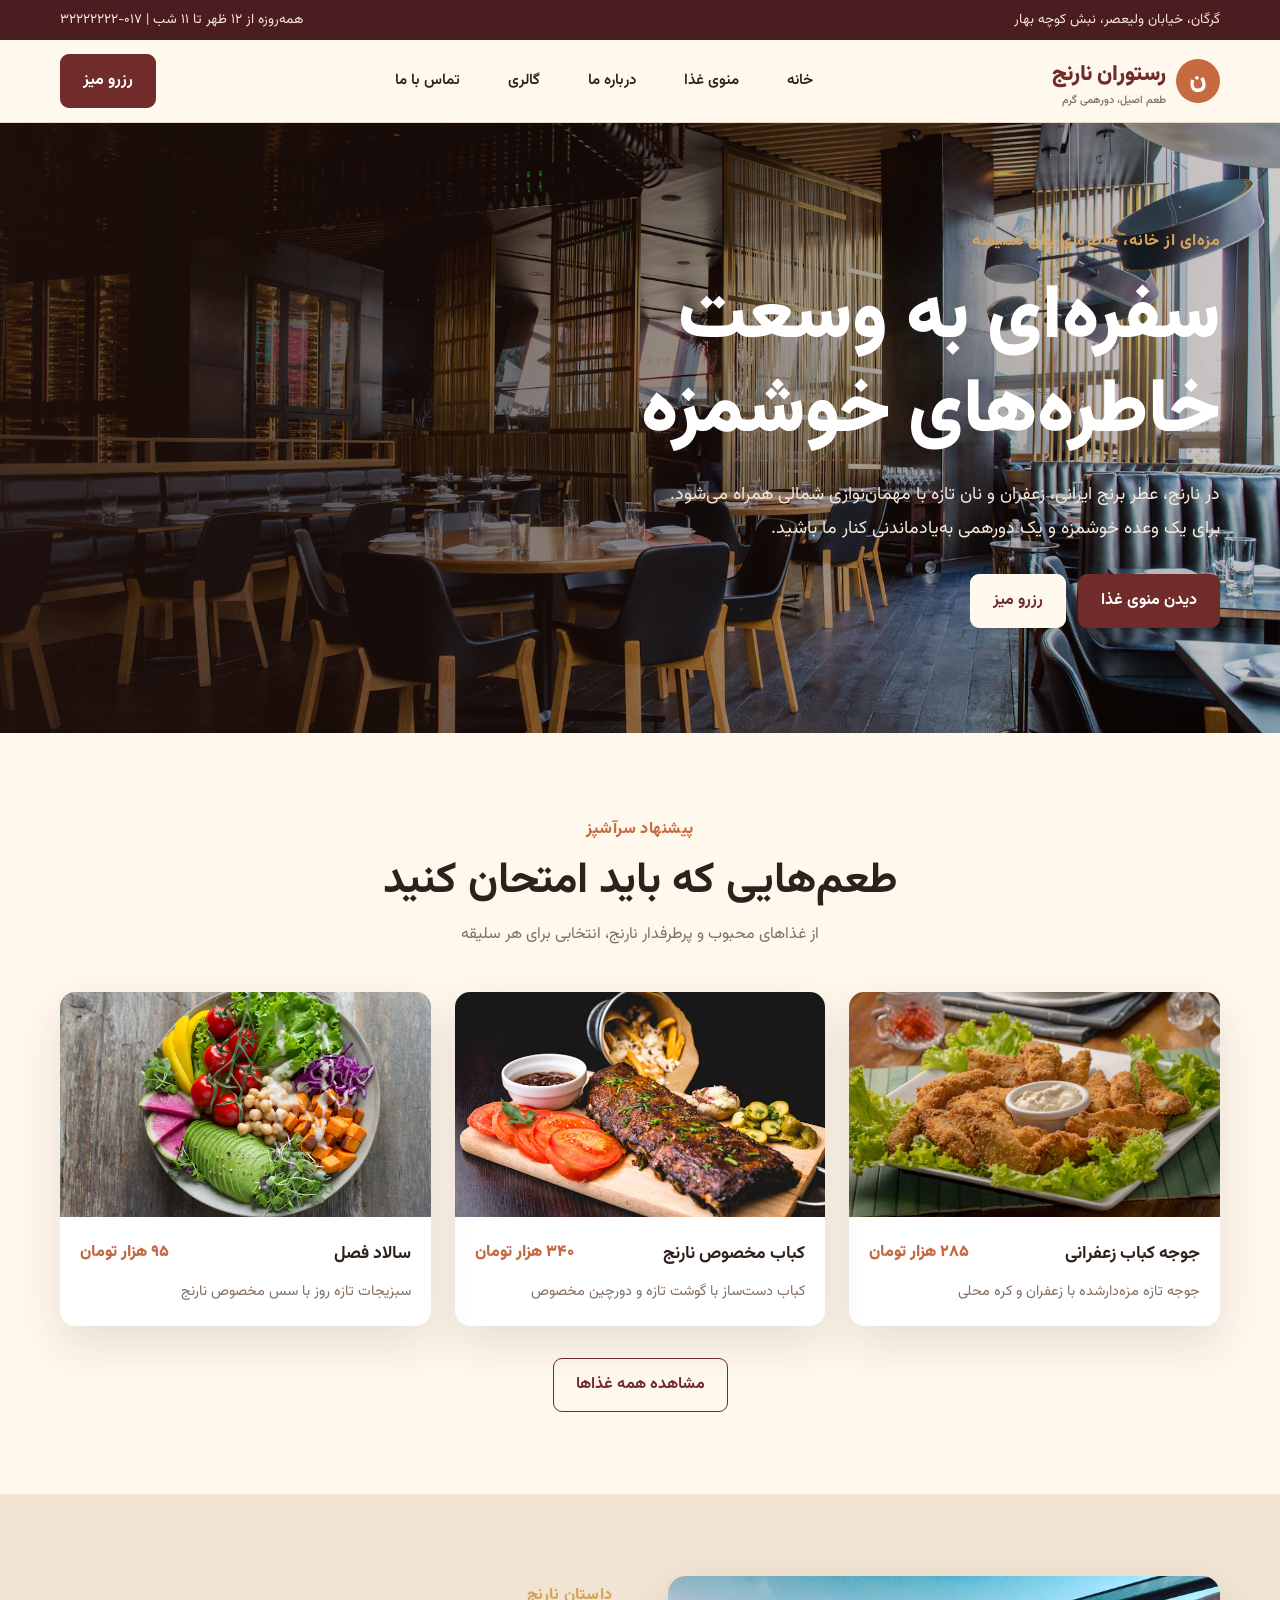
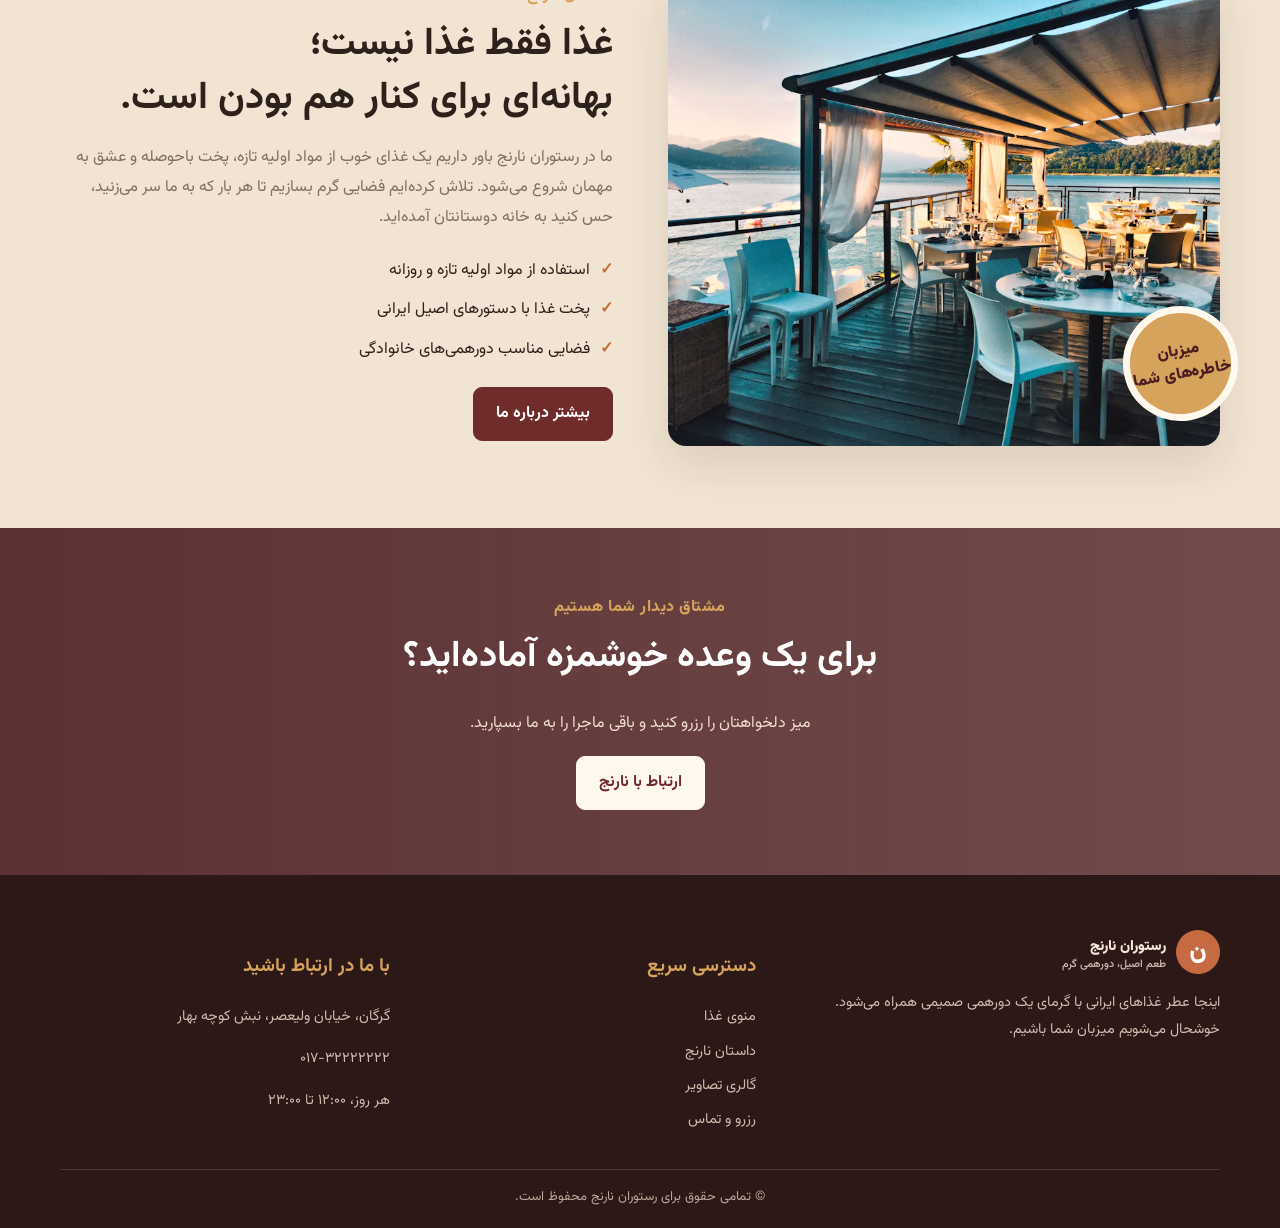
<file: index.html>
<!DOCTYPE html>
<html lang="fa" dir="rtl">

<head>
    <meta charset="UTF-8">
    <meta name="viewport" content="width=device-width, initial-scale=1.0">
    <meta name="description" content="رستوران نارنج؛ تجربه‌ای خوش‌طعم از غذاهای ایرانی">
    <title>خانه | رستوران نارنج</title>
    <link rel="stylesheet" href="style.css">
</head>

<body>
    <div class="topline">
        <div class="container">
            <span> گرگان، خیابان ولیعصر، نبش کوچه بهار</span>
            <span>همه‌روزه از ۱۲ ظهر تا ۱۱ شب |
                ۰۱۷-۳۲۲۲۲۲۲۲</span>
            </div>
    </div>
    <header>
        <div class="container nav">
            <a class="brand" href="index.html"><span class="brand-mark">ن</span><span>رستوران نارنج<small>طعم اصیل،
                        دورهمی گرم</small></span></a>
            <details class="mobile-menu">
                <summary>☰</summary>
                <nav class="nav-links">
                    <a href="index.html">خانه</a><a href="menu.html">منوی غذا</a><a href="about.html">درباره ما</a><a
                        href="gallery.html">گالری</a><a href="contact.html">تماس با ما</a>
                </nav>
            </details>
            <nav class="nav-links desktop-links"><a href="index.html">خانه</a><a href="menu.html">منوی غذا</a><a
                    href="about.html">درباره ما</a><a href="gallery.html">گالری</a><a href="contact.html">تماس با ما</a>
            </nav>
            <a class="nav-cta" href="contact.html">رزرو میز </a>
        </div>
    </header>

    <main>
        <section class="hero">
            <div class="container">
                <div class="hero-content"><span class="eyebrow">مزه‌ای از خانه، خاطره‌ای برای همیشه</span>
                    <h1>سفره‌ای به وسعت<br>خاطره‌های خوشمزه</h1>
                    <p>در نارنج، عطر برنج ایرانی، زعفران و نان تازه با مهمان‌نوازی شمالی همراه می‌شود. برای یک وعده
                        خوشمزه و یک دورهمی به‌یادماندنی کنار ما باشید.</p>
                    <div class="hero-actions"><a class="btn" href="menu.html">دیدن منوی غذا</a><a class="btn light"
                            href="contact.html">رزرو میز</a></div>
                </div>
            </div>
        </section>
        <section class="section">
            <div class="container">
                <div class="section-head"><span class="eyebrow">پیشنهاد سرآشپز</span>
                    <h2>طعم‌هایی که باید امتحان کنید</h2>
                    <p>از غذاهای محبوب و پرطرفدار نارنج، انتخابی برای هر سلیقه</p>
                </div>
                <div class="grid food-grid">
                    <article class="food-card"><img
                            src="2.jpg"
                            alt="جوجه کباب">
                        <div class="body">
                            <div class="food-title">
                                <h3>جوجه کباب زعفرانی</h3><span class="price">۲۸۵ هزار تومان</span>
                            </div>
                            <p>جوجه تازه مزه‌دارشده با زعفران و کره محلی</p>
                        </div>
                    </article>
                    <article class="food-card"><img
                            src="3.jpg"
                            alt="کباب">
                        <div class="body">
                            <div class="food-title">
                                <h3>کباب مخصوص نارنج</h3><span class="price">۳۴۰ هزار تومان</span>
                            </div>
                            <p>کباب دست‌ساز با گوشت تازه و دورچین مخصوص</p>
                        </div>
                    </article>
                    <article class="food-card"><img
                            src="4.jpg"
                            alt="سالاد">
                        <div class="body">
                            <div class="food-title">
                                <h3>سالاد فصل</h3><span class="price">۹۵ هزار تومان</span>
                            </div>
                            <p>سبزیجات تازه روز با سس مخصوص نارنج</p>
                        </div>
                    </article>
                </div>
                <div style="text-align:center;margin-top:32px"><a class="btn outline" href="menu.html">مشاهده همه
                        غذاها</a></div>
            </div>
        </section>
        <section class="section soft">
            <div class="container split">
                <div class="split-img"><img
                        src="5.jpg"
                        alt="فضای گرم رستوران">
                    <div class="stamp">میزبان<br>خاطره‌های شما</div>
                </div>
                <div class="split-copy"><span class="eyebrow">داستان نارنج</span>
                    <h2>غذا فقط غذا نیست؛<br>بهانه‌ای برای کنار هم بودن است.</h2>
                    <p>ما در رستوران نارنج باور داریم یک غذای خوب از مواد اولیه تازه، پخت باحوصله و عشق به مهمان شروع
                        می‌شود. تلاش کرده‌ایم فضایی گرم بسازیم تا هر بار که به ما سر می‌زنید، حس کنید به خانه دوستانتان
                        آمده‌اید.</p>
                    <ul class="ticks">
                        <li>استفاده از مواد اولیه تازه و روزانه</li>
                        <li>پخت غذا با دستورهای اصیل ایرانی</li>
                        <li>فضایی مناسب دورهمی‌های خانوادگی</li>
                    </ul><a class="btn" href="about.html">بیشتر درباره ما</a>
                </div>
            </div>
        </section>
        <section class="banner">
            <div class="container"><span class="eyebrow">مشتاق دیدار شما هستیم</span>
                <h2>برای یک وعده خوشمزه آماده‌اید؟</h2>
                <p>میز دلخواهتان را رزرو کنید و باقی ماجرا را به ما بسپارید.</p><a class="btn light"
                    href="contact.html">ارتباط با نارنج</a>
            </div>
        </section>
    </main>

    <footer>
        <div class="container">
            <div class="footer-grid">
                <div><a class="brand" href="index.html"><span class="brand-mark">ن</span><span
                            style="color:#f5e6d7">رستوران نارنج<small style="color:#d0bcae">طعم اصیل، دورهمی
                                گرم</small></span></a>
                    <p>اینجا عطر غذاهای ایرانی با گرمای یک دورهمی صمیمی همراه می‌شود. خوشحال می‌شویم میزبان شما باشیم.
                    </p>
                </div>
                <div>
                    <h3>دسترسی سریع</h3>
                    <div class="footer-links"><a href="menu.html">منوی غذا</a><a href="about.html">داستان نارنج</a><a
                            href="gallery.html">گالری تصاویر</a><a href="contact.html">رزرو و تماس</a></div>
                </div>
                <div>
                    <h3>با ما در ارتباط باشید</h3>
                    <p>گرگان، خیابان ولیعصر، نبش کوچه بهار</p>
                    <p>۰۱۷-۳۲۲۲۲۲۲۲</p>
                    <p>هر روز، ۱۲:۰۰ تا ۲۳:۰۰</p>
                </div>
            </div>
            <div class="copyright">© تمامی حقوق برای رستوران نارنج محفوظ است.</div>
        </div>
    </footer>
</body>

</html>
</file>
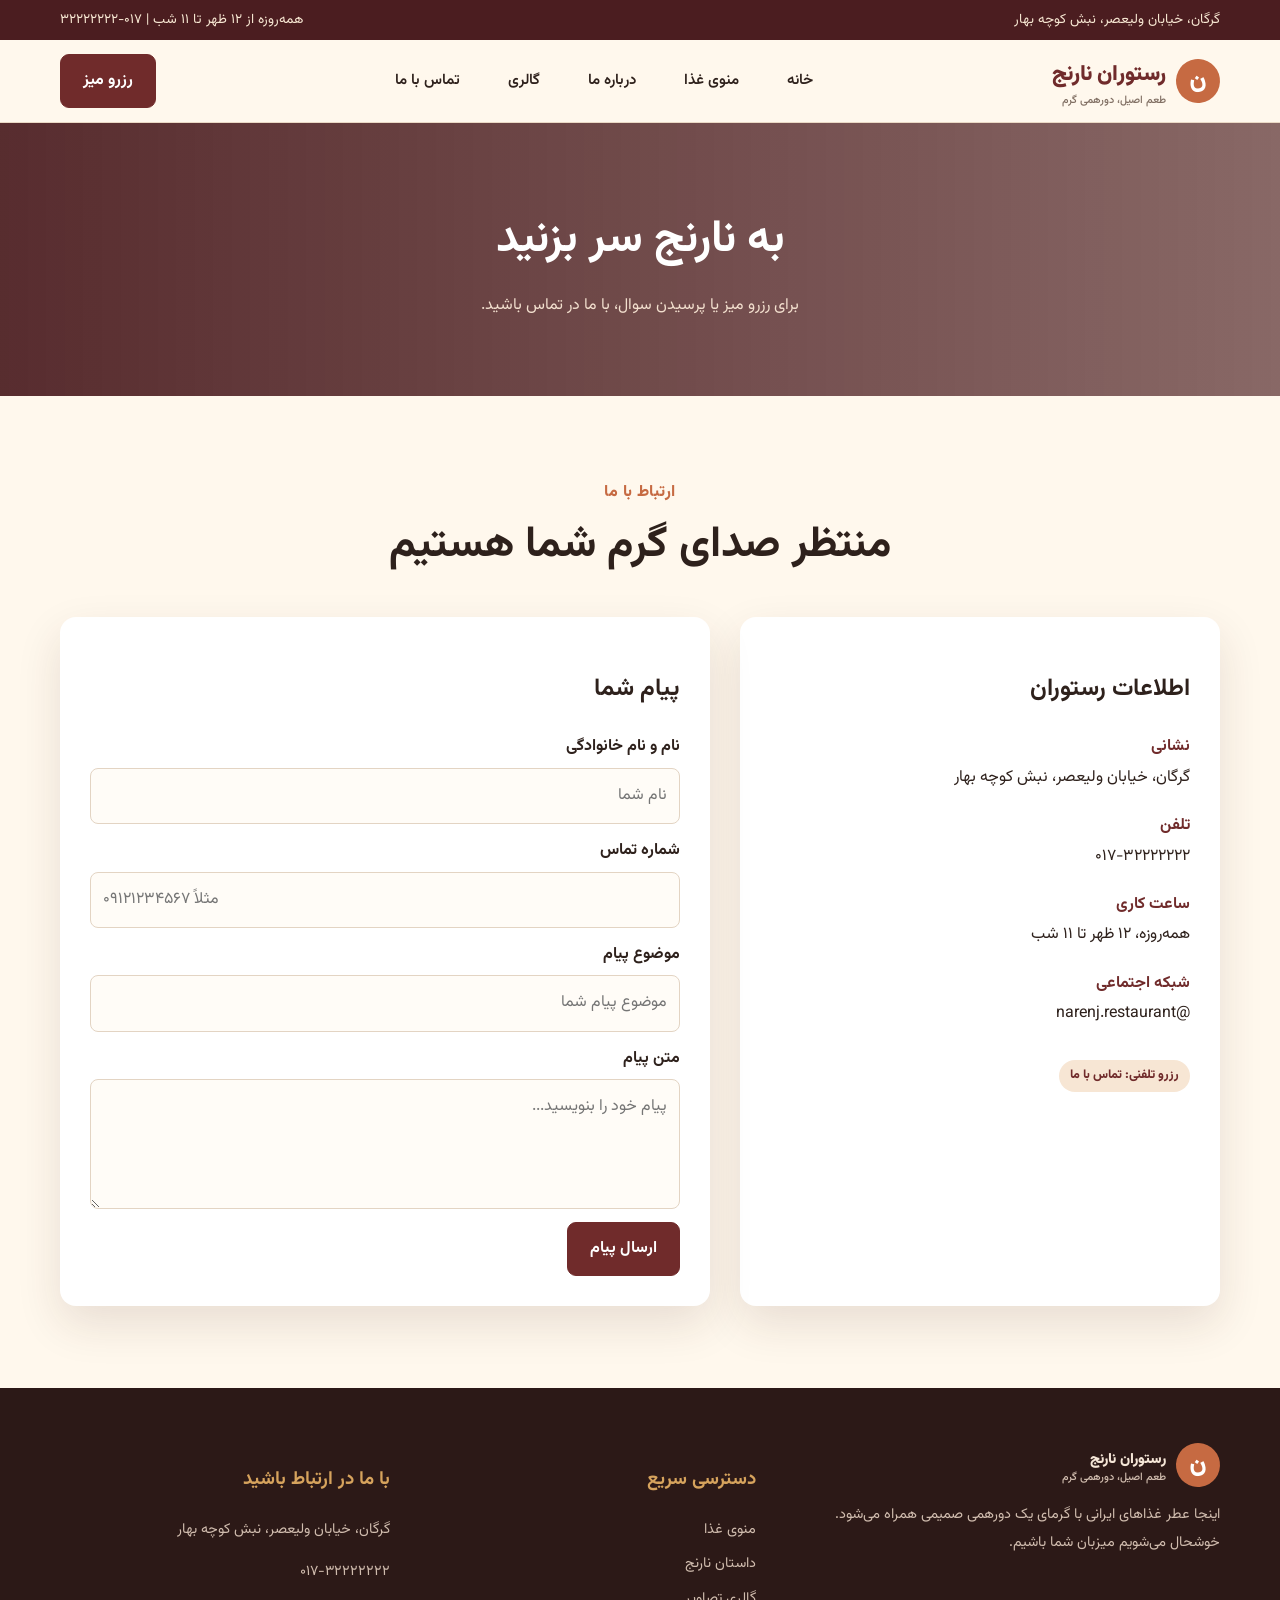
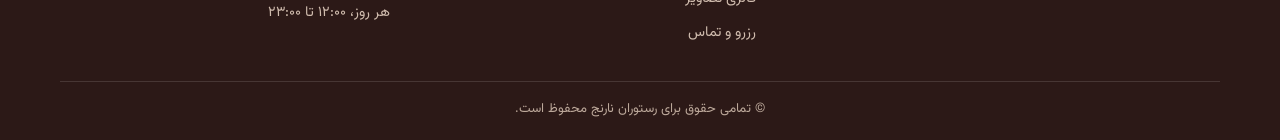
<file: contact.html>
<!DOCTYPE html>
<html lang="fa" dir="rtl">

<head>
    <meta charset="UTF-8">
    <meta name="viewport" content="width=device-width, initial-scale=1.0">
    <meta name="description" content="رستوران نارنج؛ تجربه‌ای خوش‌طعم از غذاهای ایرانی">
    <title>تماس با ما | رستوران نارنج</title>
    <link rel="stylesheet" href="style.css">
</head>

<body>
    <div class="topline">
        <div class="container"><span> گرگان، خیابان ولیعصر، نبش کوچه بهار</span><span>همه‌روزه از ۱۲ ظهر تا ۱۱ شب |
                ۰۱۷-۳۲۲۲۲۲۲۲</span></div>
    </div>
    <header>
        <div class="container nav">
            <a class="brand" href="index.html"><span class="brand-mark">ن</span><span>رستوران نارنج<small>طعم اصیل،
                        دورهمی گرم</small></span></a>
            <details class="mobile-menu">
                <summary>☰</summary>
                <nav class="nav-links">
                    <a href="index.html">خانه</a><a href="menu.html">منوی غذا</a><a href="about.html">درباره ما</a><a
                        href="gallery.html">گالری</a><a href="contact.html">تماس با ما</a>
                </nav>
            </details>
            <nav class="nav-links desktop-links"><a href="index.html">خانه</a><a href="menu.html">منوی غذا</a><a
                    href="about.html">درباره ما</a><a href="gallery.html">گالری</a><a href="contact.html">تماس با ما</a>
            </nav>
            <a class="nav-cta" href="contact.html">رزرو میز </a>
        </div>
    </header>

    <main>
        <section class="page-hero">
            <div class="container">
                <h1>به نارنج سر بزنید</h1>
                <p>برای رزرو میز یا پرسیدن سوال، با ما در تماس باشید.</p>
            </div>
        </section>
        <section class="section">
            <div class="container">
                <div class="section-head"><span class="eyebrow">ارتباط با ما</span>
                    <h2>منتظر صدای گرم شما هستیم</h2>
                </div>
                <div class="contact-grid">
                    <div class="info-panel">
                        <h2>اطلاعات رستوران</h2>
                        <div class="info-row"><strong> نشانی</strong><span>گرگان، خیابان ولیعصر، نبش کوچه بهار</span>
                        </div>
                        <div class="info-row"><strong> تلفن</strong><span>۰۱۷-۳۲۲۲۲۲۲۲</span></div>
                        <div class="info-row"><strong> ساعت کاری</strong><span>همه‌روزه، ۱۲ ظهر تا ۱۱ شب</span></div>
                        <div class="info-row"><strong> شبکه اجتماعی</strong><span>@narenj.restaurant</span></div>
                        <p class="badge">رزرو تلفنی: تماس با ما</p>
                    </div>
                    <form class="contact-form" action="#" method="get">
                        <h2>پیام شما</h2><label for="name">نام و نام خانوادگی</label><input id="name" name="name"
                            type="text" placeholder="نام شما"><label for="phone">شماره تماس</label><input id="phone"
                            name="phone" type="tel" placeholder="مثلاً ۰۹۱۲۱۲۳۴۵۶۷"><label for="subject">موضوع
                            پیام</label><input id="subject" name="subject" type="text"
                            placeholder="موضوع پیام شما"><label for="message">متن پیام</label><textarea id="message"
                            name="message" placeholder="پیام خود را بنویسید..."></textarea><button class="btn"
                            type="submit">ارسال پیام</button>
                        
                    </form>
                </div>
            </div>
        </section>
    </main>

    <footer>
        <div class="container">
            <div class="footer-grid">
                <div><a class="brand" href="index.html"><span class="brand-mark">ن</span><span
                            style="color:#f5e6d7">رستوران نارنج<small style="color:#d0bcae">طعم اصیل، دورهمی
                                گرم</small></span></a>
                    <p>اینجا عطر غذاهای ایرانی با گرمای یک دورهمی صمیمی همراه می‌شود. خوشحال می‌شویم میزبان شما باشیم.
                    </p>
                </div>
                <div>
                    <h3>دسترسی سریع</h3>
                    <div class="footer-links"><a href="menu.html">منوی غذا</a><a href="about.html">داستان نارنج</a><a
                            href="gallery.html">گالری تصاویر</a><a href="contact.html">رزرو و تماس</a></div>
                </div>
                <div>
                    <h3>با ما در ارتباط باشید</h3>
                    <p>گرگان، خیابان ولیعصر، نبش کوچه بهار</p>
                    <p>۰۱۷-۳۲۲۲۲۲۲۲</p>
                    <p>هر روز، ۱۲:۰۰ تا ۲۳:۰۰</p>
                </div>
            </div>
            <div class="copyright">© تمامی حقوق برای رستوران نارنج محفوظ است.</div>
        </div>
    </footer>
</body>

</html>
</file>
<file: style.css>
@import url('https://fonts.googleapis.com/css2?family=Vazirmatn:wght@300;400;500;600;700;800;900&display=swap');

:root {
    --wine: #702b2b;
    --wine2: #4b1d20;
    --terracotta: #c66a42;
    --gold: #d6a35d;
    --cream: #fff8ed;
    --sand: #f1e4d2;
    --ink: #2e211c;
    --muted: #806f63;
    --white: #fff;
    --shadow: 0 18px 45px rgba(67, 35, 24, .12)
}

* {
    box-sizing: border-box
}

html {
    scroll-behavior: smooth
}

body {
    margin: 0;
    background: var(--cream);
    color: var(--ink);
    font-family: "Vazirmatn", Tahoma, sans-serif;
    line-height: 1.9
}

a {
    color: inherit;
    text-decoration: none
}

img {
    display: block;
    max-width: 100%;
    object-fit: cover
}

button,
input,
textarea {
    font: inherit
}

.container {
    width: min(1160px, 92%);
    margin: auto
}

.topline {
    background: var(--wine2);
    color: #f8e8d3;
    font-size: .85rem;
    padding: 7px 0
}

.topline .container {
    display: flex;
    justify-content: space-between;
    gap: 16px;
    flex-wrap: wrap
}

header {
    position: sticky;
    top: 0;
    z-index: 20;
    background: rgba(255, 248, 237, .96);
    backdrop-filter: blur(0.1%);
    border-bottom: 1px solid #ead9c5
}

.nav {
    min-height: 82px;
    display: flex;
    align-items: center;
    justify-content: space-between;
    gap: 24px
}

.brand {
    display: flex;
    align-items: center;
    gap: 10px;
    font-weight: 900;
    color: var(--wine);
    font-size: 1.35rem
}

.brand-mark {
    width: 44px;
    height: 44px;
    border-radius: 50% 50% 50% 50%;
    background: var(--terracotta);
    color: white;
    display: grid;
    place-items: center;
    font-size: 1.5rem;
    transform: rotate(-8deg)
}

.brand small {
    display: block;
    color: var(--muted);
    font-size: .68rem;
    font-weight: 500;
    line-height: 1
}

.nav-links {
    display: flex;
    align-items: center;
    gap: 24px;
    font-weight: 600;
    font-size: .94rem
}

.nav-links a {
    padding: 8px 12px;
    border-radius: 8px;
    transition: .3s;
}

.nav-links a:hover {
    color: var(--terracotta);
    background: var(--sand);
}

.nav-cta,
.btn {
    display: inline-flex;
    align-items: center;
    justify-content: center;
    gap: 8px;
    background: var(--wine);
    color: white;
    padding: 11px 22px;
    border-radius: 9px;
    font-weight: 700;
    border: 1px solid var(--wine);
    transition: .25s;
    cursor: pointer
}

.nav-cta:hover,
.btn:hover {
    background: var(--terracotta);
    border-color: var(--terracotta);
    transform: translateY(-3px);
    box-shadow: 0 9px 20px #702b2b30
}

.btn.light {
    background: var(--cream);
    color: var(--wine);
    border-color: var(--cream)
}

.btn.outline {
    background: transparent;
    color: var(--wine)
}

.mobile-menu {
    display: none
}

.hero {
    position: relative;
    min-height: 610px;
    display: flex;
    align-items: center;
    color: white;
    background: linear-gradient(90deg, rgba(35, 18, 13, .80), rgba(35, 18, 13, .22)), url('1.jpg') center/cover
}

.hero-content {
    max-width: 610px;
    padding: 90px 0
}

.eyebrow {
    color: var(--gold);
    font-weight: 800;
    letter-spacing: .03em
}

.hero h1 {
    font-size: clamp(2.5rem, 6vw, 4.7rem);
    line-height: 1.25;
    margin: 14px 0 18px;
    font-weight: 900
}

.hero p {
    font-size: 1.12rem;
    color: #f6e8d9;
    max-width: 550px
}

.hero-actions {
    display: flex;
    gap: 12px;
    flex-wrap: wrap;
    margin-top: 28px
}

.section {
    padding: 82px 0
}

.section.soft {
    background: var(--sand)
}

.section.dark {
    background: var(--wine2);
    color: white
}

.section-head {
    text-align: center;
    max-width: 680px;
    margin: 0 auto 42px
}

.section-head .eyebrow {
    color: var(--terracotta)
}

.section-head h2 {
    font-size: clamp(1.8rem, 4vw, 2.7rem);
    line-height: 1.35;
    margin: 8px 0
}

.section-head p {
    color: var(--muted);
    margin: 0
}

.dark .section-head p {
    color: #d7c3b3
}

.dark .section-head .eyebrow {
    color: var(--gold)
}

.grid {
    display: grid;
    gap: 24px
}

.food-grid {
    grid-template-columns: repeat(3, 1fr)
}

.food-card {
    background: white;
    border-radius: 15px;
    overflow: hidden;
    box-shadow: var(--shadow);
    transition: .3s
}

.food-card:hover {
    transform: translateY(-8px);
    box-shadow: 0 24px 50px #43231825
}

.food-card img {
    height: 225px;
    width: 100%;
    transition: .5s
}

.food-card:hover img {
    transform: scale(1.04)
}

.food-card .body {
    padding: 20px
}

.food-title {
    display: flex;
    align-items: center;
    justify-content: space-between;
    gap: 10px
}

.food-title h3 {
    margin: 0;
    font-size: 1.1rem
}

.price {
    color: var(--terracotta);
    font-weight: 900;
    white-space: nowrap
}

.food-card p {
    color: var(--muted);
    font-size: .9rem;
    margin: 8px 0 0
}

.split {
    display: grid;
    grid-template-columns: 1fr 1fr;
    gap: 55px;
    align-items: center
}

.split-img {
    position: relative
}

.split-img img {
    height: 470px;
    width: 100%;
    border-radius: 18px;
    box-shadow: var(--shadow)
}

.stamp {
    position: absolute;
    bottom: 25px;
    right: -18px;
    background: var(--gold);
    color: var(--wine2);
    border-radius: 50%;
    width: 115px;
    height: 115px;
    display: grid;
    place-items: center;
    text-align: center;
    font-weight: 900;
    line-height: 1.4;
    transform: rotate(-10deg);
    border: 7px solid var(--cream)
}

.split-copy h2 {
    font-size: 2.4rem;
    line-height: 1.4;
    margin: 8px 0 16px
}

.split-copy p {
    color: var(--muted)
}

.ticks {
    list-style: none;
    padding: 0;
    margin: 22px 0
}

.ticks li {
    margin: 9px 0
}

.ticks li:before {
    content: "✓";
    color: var(--terracotta);
    font-weight: 900;
    margin-left: 10px
}

.banner {
    padding: 65px 0;
    background: linear-gradient(90deg, #4b1d20e8, #4b1d20c9), url('https://images.unsplash.com/photo-1414235077428-338989a2e8c0?auto=format&fit=crop&w=1600&q=80') center/cover;
    color: white;
    text-align: center
}

.banner h2 {
    font-size: 2.3rem;
    margin: 0 0 8px
}

.banner p {
    color: #f2dfce
}

.page-hero {
    padding: 75px 0;
    background: linear-gradient(90deg, #4b1d20ed, #4b1d20a8), url('https://images.unsplash.com/photo-1559339352-11d035aa65de?auto=format&fit=crop&w=1600&q=80') center/cover;
    color: white;
    text-align: center
}

.page-hero h1 {
    font-size: 2.8rem;
    margin: 0
}

.page-hero p {
    color: #f2dfce;
    margin: 8px 0 0
}

.menu-category {
    margin: 40px 0
}

.menu-category h2 {
    color: var(--wine);
    border-bottom: 2px solid #e8d4bd;
    padding-bottom: 10px;
    margin-bottom: 22px
}

.menu-list {
    display: grid;
    grid-template-columns: 1fr 1fr;
    gap: 18px
}

.menu-item {
    display: flex;
    gap: 15px;
    align-items: center;
    background: white;
    padding: 13px;
    border-radius: 12px;
    box-shadow: 0 6px 20px #4323180d
}

.menu-item img {
    width: 105px;
    height: 92px;
    border-radius: 9px
}

.menu-item h3 {
    font-size: 1rem;
    margin: 0
}

.menu-item p {
    font-size: .83rem;
    color: var(--muted);
    margin: 3px 0
}

.menu-item .price {
    margin-right: auto
}

.gallery-grid {
    display: grid;
    grid-template-columns: repeat(3, 1fr);
    grid-auto-rows: 230px;
    gap: 15px
}

.gallery-grid img {
    width: 100%;
    height: 100%;
    border-radius: 13px;
    transition: .3s
}

.gallery-grid img:hover {
    filter: brightness(.82);
    transform: scale(.99)
}

.gallery-grid img:nth-child(2),
.gallery-grid img:nth-child(5) {
    grid-row: span 2
}

.contact-grid {
    display: grid;
    grid-template-columns: .85fr 1.15fr;
    gap: 30px
}

.info-panel,
.contact-form {
    background: white;
    border-radius: 16px;
    padding: 30px;
    box-shadow: var(--shadow)
}

.info-row {
    margin: 18px 0
}

.info-row strong {
    display: block;
    color: var(--wine)
}

.contact-form label {
    display: block;
    font-weight: 700;
    margin: 12px 0 5px
}

.contact-form input,
.contact-form textarea {
    width: 100%;
    padding: 12px;
    border: 1px solid #e3d4c3;
    border-radius: 8px;
    background: #fffcf7;
    outline: none
}

.contact-form input:focus,
.contact-form textarea:focus {
    border-color: var(--terracotta);
    box-shadow: 0 0 0 3px #c66a4220
}

.contact-form textarea {
    min-height: 130px;
    resize: vertical
}

footer {
    background: #2c1917;
    color: #f5e6d7;
    padding: 55px 0 18px
}

.footer-grid {
    display: grid;
    grid-template-columns: 1.3fr 1fr 1fr;
    gap: 35px
}

.footer-grid p,
.footer-grid a {
    color: #d0bcae;
    font-size: .9rem
}

.footer-grid h3 {
    color: var(--gold)
}

.footer-links {
    display: grid;
    gap: 7px
}

.copyright {
    text-align: center;
    border-top: 1px solid #ffffff20;
    margin-top: 35px;
    padding-top: 15px;
    color: #bca89a;
    font-size: .82rem
}

.badge {
    display: inline-block;
    background: #f7e6d4;
    color: var(--wine);
    padding: 4px 11px;
    border-radius: 30px;
    font-size: .78rem;
    font-weight: 800
}

@media(max-width:850px) {
    .nav-links {
        gap: 13px;
        font-size: .84rem
    }

    .food-grid {
        grid-template-columns: repeat(2, 1fr)
    }

    .split {
        gap: 30px
    }

    .gallery-grid {
        grid-template-columns: repeat(2, 1fr)
    }
}

@media(max-width:650px) {
    .topline .container {
        justify-content: center
    }

    .nav {
        min-height: 70px
    }

    .nav-cta {
        display: none
    }

    .mobile-menu {
        display: block
    }

    .nav-links {
        display: none;
        position: absolute;
        top: 70px;
        right: 4%;
        left: 4%;
        background: var(--cream);
        padding: 18px;
        border-radius: 12px;
        box-shadow: var(--shadow);
        flex-direction: column;
        align-items: stretch
    }

    .mobile-menu:focus-within .nav-links,
    .mobile-menu:hover .nav-links {
        display: flex
    }

    .mobile-menu summary {
        list-style: none;
        cursor: pointer;
        font-size: 1.5rem;
        color: var(--wine)
    }

    .mobile-menu summary::-webkit-details-marker {
        display: none
    }

    .hero {
        min-height: 560px
    }

    .hero-content {
        padding: 70px 0
    }

    .section {
        padding: 60px 0
    }

    .food-grid,
    .split,
    .menu-list,
    .contact-grid,
    .footer-grid {
        grid-template-columns: 1fr
    }

    .split-img img {
        height: 330px
    }

    .stamp {
        right: 10px;
        width: 95px;
        height: 95px
    }

    .gallery-grid {
        grid-template-columns: 1fr 1fr;
        grid-auto-rows: 155px
    }

    .page-hero h1 {
        font-size: 2.2rem
    }

    .banner h2 {
        font-size: 1.8rem
    }
}
</file>
